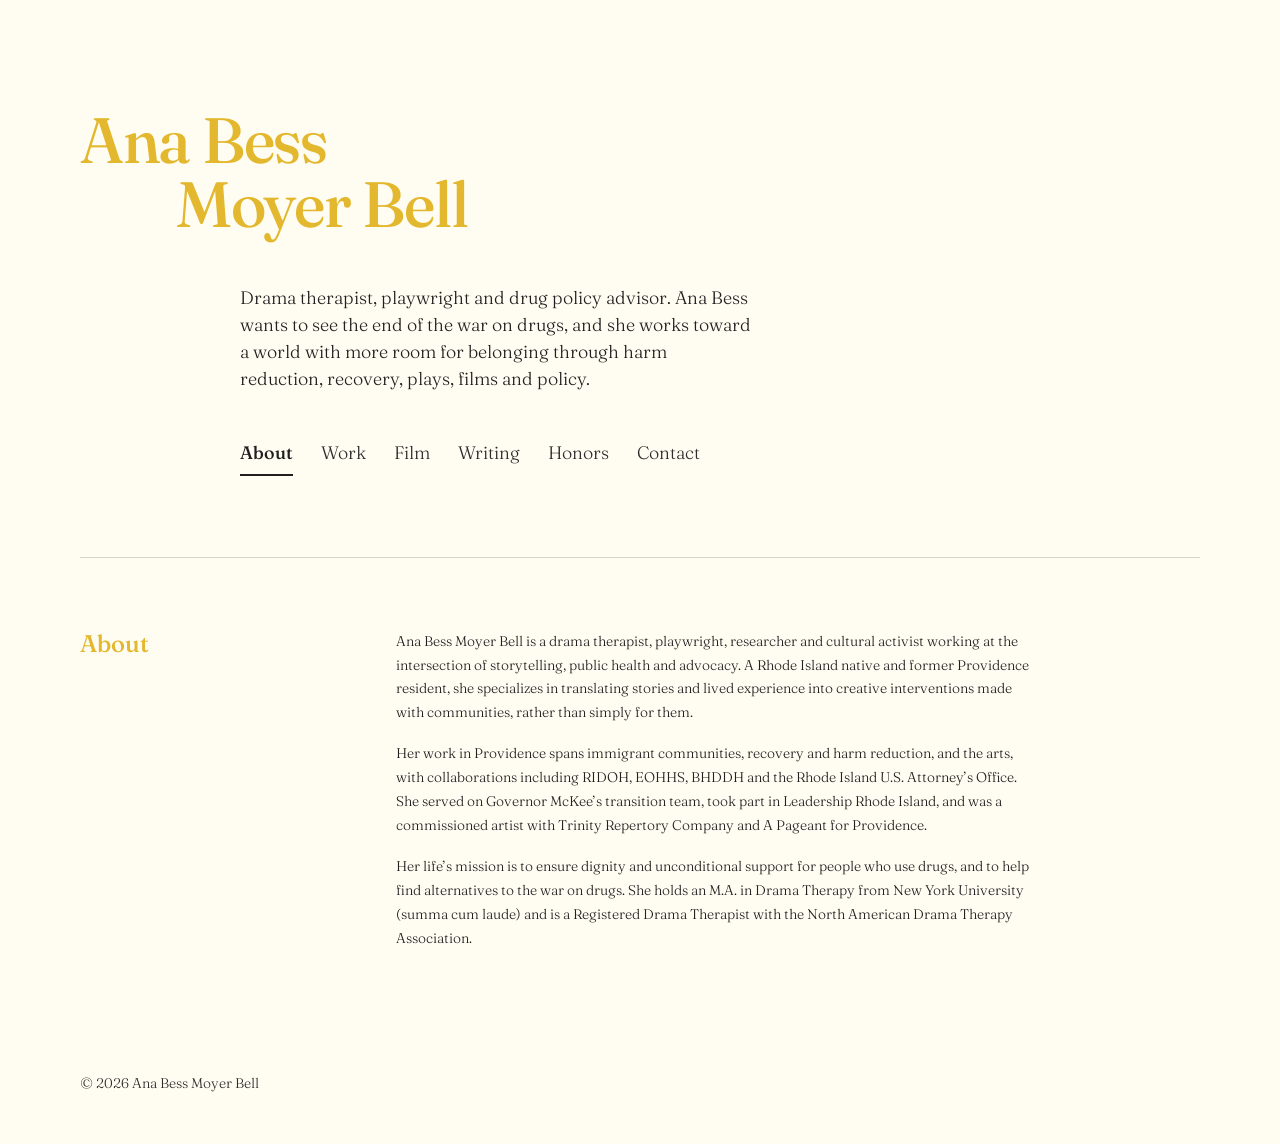
<file: index.html>
<!DOCTYPE html>
<html lang="en">
<head>
<meta charset="utf-8">
<meta name="viewport" content="width=device-width, initial-scale=1, viewport-fit=cover">
<title>Ana Bess Moyer Bell</title>
<link rel="preconnect" href="https://fonts.googleapis.com">
<link rel="preconnect" href="https://fonts.gstatic.com" crossorigin>
<link href="https://fonts.googleapis.com/css2?family=Fraunces:ital,opsz,wght,SOFT,WONK@0,9..144,200..800,0..100,0..1;1,9..144,200..800,0..100,0..1&display=swap" rel="stylesheet">
<style>
:root{
  --paper:#FFFDF2; --ink:#1F1F1F; --mute:#2B2B2B; --accent:#1F1F1F; --hi:#FFF0A0; --name:#E3B82E;
  color-scheme:light;
  box-sizing:border-box;
  padding-top:env(safe-area-inset-top,0px);
  padding-bottom:env(safe-area-inset-bottom,0px);
}
:root[data-theme="dark"]{--paper:#1A1A18;--ink:#F4F1E2;--mute:#DAD6C4;--accent:#F4F1E2;--hi:#4F4208;--name:#F2CF5C;color-scheme:dark}
*,*::before,*::after{box-sizing:inherit}
html{scroll-padding-top:env(safe-area-inset-top,0px);scroll-behavior:smooth}
body{
  margin:0;background:var(--paper);color:var(--ink);
  font-family:"Fraunces",Georgia,"Times New Roman",serif;
  font-optical-sizing:auto;font-style:normal;
  font-variation-settings:"WONK" 0;
  font-size:14px;font-weight:300;line-height:1.7;
  padding:0 clamp(1.25rem,5vw,4rem);
}
a{color:var(--accent);text-decoration-thickness:1px;text-underline-offset:.2em}
a:hover{background:var(--hi);color:var(--ink)}
a:focus-visible{outline:2px solid var(--accent);outline-offset:3px}
main{max-width:70rem;margin:0 auto}

.hero{padding:clamp(3rem,12vh,8rem) 0 clamp(3rem,9vh,6rem)}
h1{
  margin:0;font-weight:500;line-height:1;letter-spacing:-.02em;color:var(--name);
  font-size:min(64px,13.5vw);
  font-variation-settings:"WONK" 1;
}
em{font-style:normal}
h1 span{display:block}
h1 .l2{padding-left:clamp(.5rem,8vw,6rem)}
.lede{
  max-width:32rem;margin:3rem 0 0 clamp(0rem,13vw,10rem);
  font-size:18px;font-weight:300;line-height:1.5;font-variation-settings:"WONK" 0;
}
.go{margin:2.5rem 0 0 clamp(0rem,13vw,10rem);max-width:32rem;color:var(--mute)}

section{padding:clamp(3rem,8vh,5.5rem) 0;border-top:1px solid color-mix(in srgb,var(--ink) 18%,transparent)}
h2{
  margin:0 0 2rem;font-weight:500;font-style:normal;font-size:24px;color:var(--name);
  line-height:1.2;font-variation-settings:"WONK" 1;
}
.cols{display:grid;grid-template-columns:minmax(0,1fr);gap:2rem}
@media (min-width:52rem){.cols{grid-template-columns:minmax(9rem,1fr) minmax(0,3fr);gap:3rem}}
.cols h2{margin:0}
.body{max-width:40rem}
.body p{margin:0 0 1.25em}
.note{color:var(--mute)}

section.cols[hidden]{display:none}
.tabs{display:flex;flex-wrap:wrap;gap:.25rem 1.75rem}
.tabs button{
  font:inherit;font-size:18px;font-weight:300;font-variation-settings:"WONK" 0;
  background:none;border:0;border-bottom:2px solid transparent;border-radius:0;
  padding:.35rem 0;color:var(--mute);cursor:pointer;
}
.tabs button:hover{color:var(--ink)}
.tabs button[aria-selected="true"]{color:var(--ink);font-weight:500;border-bottom-color:var(--accent)}
.tabs button:focus-visible{outline:2px solid var(--accent);outline-offset:4px}
.work h3{margin:0 0 .35rem;font-weight:300;font-size:18px;line-height:1.3;font-variation-settings:"WONK" 0}
.video{position:relative;width:100%;max-width:560px;aspect-ratio:16/9;margin:1rem 0 .75rem}
.video iframe{position:absolute;inset:0;width:100%;height:100%;border:0}
.work article{margin:0 0 3rem}
.work article:last-child{margin-bottom:0}
.work p{margin:0 0 1em}
.where{color:var(--mute);margin-bottom:.7rem}

.list{list-style:none;margin:0;padding:0;max-width:none}
.list li{display:grid;grid-template-columns:4.5rem minmax(0,1fr);gap:1rem;padding:.9rem 0}
.list li+li{border-top:1px dotted color-mix(in srgb,var(--ink) 30%,transparent)}
.list time{color:var(--mute);font-variant-numeric:oldstyle-nums}
.list em{color:var(--mute)}
.list+.list{margin-top:2rem}

.mail{font-size:24px;font-weight:500;line-height:1.2;font-variation-settings:"WONK" 1;word-break:break-word}
footer{max-width:70rem;margin:0 auto;padding:2rem 0 3rem;color:var(--mute)}
@media (prefers-reduced-motion:reduce){html{scroll-behavior:auto}}
</style>
</head>
<body>
<main>
  <header class="hero">
    <h1 id="name" aria-label="Ana Bess Moyer Bell"><span class="l1">Ana Bess</span><span class="l2">Moyer Bell</span></h1>
    <p class="lede">Drama therapist, playwright and drug policy advisor. Ana Bess wants to see the end of the war on drugs, and she works toward a world with more room for belonging through harm reduction, recovery, plays, films and policy.</p>
    <div class="go tabs" role="tablist" aria-label="Sections">
      <button type="button" role="tab" id="tab-about" aria-controls="about">About</button>
      <button type="button" role="tab" id="tab-work" aria-controls="work">Work</button>
      <button type="button" role="tab" id="tab-film" aria-controls="film">Film</button>
      <button type="button" role="tab" id="tab-writing" aria-controls="writing">Writing</button>
      <button type="button" role="tab" id="tab-honors" aria-controls="honors">Honors</button>
      <button type="button" role="tab" id="tab-contact" aria-controls="contact">Contact</button>
    </div>
  </header>

  <section id="work" class="cols" role="tabpanel" aria-labelledby="tab-work">
    <h2>Work</h2>
    <div class="body work">
      <article>
        <h3>Creative Pathways at the Genesis Center</h3>
        <div class="where">Co-creator, with the Rhode Island Department of Human Services, 2024 to present [confirm her role and organization]</div>
        <p>In 2024, a colleague at the Rhode Island Department of Human Services asked Ana Bess to help build a program for newly arrived Rhode Islanders living below the poverty line. Having worked with immigrants and refugees at home and abroad, she said yes. Two years on, it brings together English language learning, creative writing, visual arts and drama therapy.</p>
        <p>The program’s showcase this year, “Recipes for Belonging,” celebrates the creativity and stories of some of Rhode Island’s newest neighbors. It’s a beautifully universal theme, and a reminder of how much we have in common. [Add date, time and place.]</p>
      </article>
      <article>
        <h3>2nd Act</h3>
        <div class="where">Executive Director, 2021 to [confirm end date; she was the outgoing director in May 2024]</div>
        <p>Ana Bess brought two nonprofits, Improbable Players and COAAST, together as one, then rebuilt its operations, brand and programming around evidence, equity and a trauma-informed, recovery-friendly workplace. Grant funding and the donor base grew, public health campaigns created new revenue, and the organization won state funding.</p>
        <p>She founded COAAST in 2016. It used drama therapy and applied theater to prevent overdose with students, health professionals and people in recovery, in partnership with the Rhode Island Department of Health and NYU’s Theatre and Health Lab.</p>
      </article>
      <article>
        <h3>Office of the Governor, Rhode Island</h3>
        <div class="where">Senior Advisor on substance use treatment, recovery and harm reduction, 2021 to [confirm]</div>
        <p>Ana Bess helped pass the nation’s first Overdose Prevention Site pilot bill, sits on the committee that wrote the medical regulations for the harm reduction centers, and helped end a statewide naloxone shortage in 2021. She is now advocating for better wages and support for the peer recovery workforce.</p>
      </article>
      <article>
        <h3>Plays and film</h3>
        <div class="where">Playwright</div>
        <p><em>Four Legs to Stand On</em> toured schools and campuses across New England, followed by talkbacks with the audience. <em>Resurfacing</em>, co-written with Annie Brewster and Jonathan Adler, was performed around Boston in 2018 and 2019. In 2018, Trinity Repertory Company commissioned her to workshop a new play about the drug war, PTSD, mass incarceration and recovery. In 2023, she took the pilot of a TV short series on the history of harm reduction to New York Stage and Film. She was also a commissioned artist with A Pageant for Providence.</p>
      </article>
      <article>
        <h3>Clinical work</h3>
        <div class="where">Drama therapist, 2014 onward</div>
        <p>Ana Bess has worked with people in grief, trauma and addiction in homeless shelters, a veterans’ hospital, community health centers and San Quentin prison. She has run drama therapy groups with migrant and refugee teens in Rhode Island, and an art therapy camp for refugee teens in Eastern Ukraine.</p>
      </article>
    </div>
  </section>

  <section id="film" class="cols" role="tabpanel" aria-labelledby="tab-film">
    <h2>Film</h2>
    <div class="body work">
      <article>
        <h3>Carry On, Cleveland</h3>
        <div class="where">2nd Act [add year and confirm her role]</div>
        <p>A short film for a naloxone campaign in Cuyahoga County, Ohio, partly funded by the county’s ADAHMS Board.</p>
        <div class="video"><iframe src="https://www.youtube.com/embed/sMnaaisJdAw?si=dtEFEN8u-b_BI4oL" title="Carry On, Cleveland" loading="lazy" allow="accelerometer; autoplay; clipboard-write; encrypted-media; gyroscope; picture-in-picture; web-share" referrerpolicy="strict-origin-when-cross-origin" allowfullscreen></iframe></div>
        <p><a href="https://www.youtube.com/watch?v=sMnaaisJdAw">Watch on YouTube</a></p>
      </article>
      <article>
        <h3>Saving Our Lives</h3>
        <div class="where">2nd Act, 2023</div>
        <p>A public service announcement about naloxone. It follows one man through loss and disconnection, and shows how creativity gives him hope.</p>
        <div class="video"><iframe src="https://www.youtube.com/embed/FhQ91yRtE7g?si=J36Vs2xizJHYDtlX" title="Saving Our Lives" loading="lazy" allow="accelerometer; autoplay; clipboard-write; encrypted-media; gyroscope; picture-in-picture; web-share" referrerpolicy="strict-origin-when-cross-origin" allowfullscreen></iframe></div>
        <p><a href="https://www.youtube.com/watch?v=FhQ91yRtE7g">Watch on YouTube</a></p>
      </article>
      <article>
        <h3>For the Ones We Love</h3>
        <div class="where">“Naloxone Is an Act of Love,” 2nd Act [add year]</div>
        <p>A short narrative film about how naloxone can save a life and be an act of love between friends, made for 18 to 25 year olds and featuring 2nd Act’s actors in recovery. Ana Bess shaped the concept with Geoff Capraro of Brown Emergency Medicine and a team of student interns, and the film was produced with JaiCG Public Relations. The campaign was supported by the New England Addiction Technology Transfer Center at the Brown University School of Public Health.</p>
        <div class="video"><iframe src="https://www.youtube.com/embed/54Qam_YW0P0?si=HVKSCQoO-sp6D6Io" title="For the Ones We Love" loading="lazy" allow="accelerometer; autoplay; clipboard-write; encrypted-media; gyroscope; picture-in-picture; web-share" referrerpolicy="strict-origin-when-cross-origin" allowfullscreen></iframe></div>
        <p><a href="https://www.youtube.com/watch?v=54Qam_YW0P0">Watch on YouTube</a></p>
      </article>
      <p class="note">[Add the year and her exact role on each film.]</p>
    </div>
  </section>

  <section id="writing" class="cols" role="tabpanel" aria-labelledby="tab-writing">
    <h2>Writing</h2>
    <ul class="list body">
      <li><time>2023</time><span>Therapeutic theatre reduces stigma, facilitates grieving, and desire to take social action to address the opioid epidemic <em>(working title, forthcoming)</em></span></li>
      <li><time>2021</time><span>Recovery capital and collaborative theatre making: how actors in recovery from substance addiction value their participation in addiction prevention plays, <em>Research in Drama Education</em></span></li>
      <li><time>2021</time><span>Participatory arts: a global focus on empowerment opportunities for vulnerable youth populations, <em>The Cambridge Handbook of Community Empowerment</em></span></li>
    </ul>
  </section>

  <section id="honors" class="cols" role="tabpanel" aria-labelledby="tab-honors">
    <h2>Honors</h2>
    <div class="body">
      <ul class="list">
        <li><time>2024</time><span>William Hope Huntley Award, <em>2nd Act</em>, for her years of leadership and impact on the recovery community</span></li>
        <li><time>2023</time><span>Artist in Residence, <em>New York Stage and Film</em></span></li>
        <li><time>2019</time><span>Wild Woman of the Year, <em>Domestic Violence Resource Center, South Kingstown, RI</em></span></li>
        <li><time>2018</time><span>Hall of Fame Humanitarian Award, <em>City of Pawtucket, RI</em></span></li>
        <li><time>2018</time><span>Innovator-in-Residence, <em>Rocky Hill School</em></span></li>
        <li><time>2018</time><span>New Play Workshop, <em>Trinity Repertory Company</em></span></li>
        <li><time>2016</time><span>Best Oral Presentation, <em>NYU Research and Scholarship Showcase</em></span></li>
      </ul>
      <p class="note" style="margin-top:1.5rem">[Add anything since 2024.]</p>
    </div>
  </section>

  <section id="about" class="cols" role="tabpanel" aria-labelledby="tab-about">
    <h2>About</h2>
    <div class="body">
      <p>Ana Bess Moyer Bell is a drama therapist, playwright, researcher and cultural activist working at the intersection of storytelling, public health and advocacy. A Rhode Island native and former Providence resident, she specializes in translating stories and lived experience into creative interventions made with communities, rather than simply for them.</p>
      <p>Her work in Providence spans immigrant communities, recovery and harm reduction, and the arts, with collaborations including RIDOH, EOHHS, BHDDH and the Rhode Island U.S. Attorney’s Office. She served on Governor McKee’s transition team, took part in Leadership Rhode Island, and was a commissioned artist with Trinity Repertory Company and A Pageant for Providence.</p>
      <p>Her life’s mission is to ensure dignity and unconditional support for people who use drugs, and to help find alternatives to the war on drugs. She holds an M.A. in Drama Therapy from New York University (summa cum laude) and is a Registered Drama Therapist with the North American Drama Therapy Association.</p>
    </div>
  </section>

  <section id="contact" class="cols" role="tabpanel" aria-labelledby="tab-contact">
    <h2>Contact</h2>
    <div class="body">
      <p class="mail"><a href="mailto:hello@example.com">[public email]</a></p>
      <p>For speaking engagements, group facilitation, consulting, collaboration, press, or a good question.</p>
    </div>
  </section>
</main>
<footer>© 2026 Ana Bess Moyer Bell</footer>

<script>
(function(){
  var tabs=[].slice.call(document.querySelectorAll('[role="tab"]'));
  var panels=tabs.map(function(t){return document.getElementById(t.getAttribute('aria-controls'))});
  function show(i,focus){
    tabs.forEach(function(t,j){
      var on=i===j;
      t.setAttribute('aria-selected',on?'true':'false');
      t.tabIndex=on?0:-1;
      panels[j].hidden=!on;
    });
    if(focus)tabs[i].focus();
    try{history.replaceState(null,'','#'+panels[i].id)}catch(e){}
  }
  tabs.forEach(function(t,i){
    t.addEventListener('click',function(){show(i)});
    t.addEventListener('keydown',function(e){
      var n=null;
      if(e.key==='ArrowRight')n=(i+1)%tabs.length;
      else if(e.key==='ArrowLeft')n=(i-1+tabs.length)%tabs.length;
      else if(e.key==='Home')n=0;
      else if(e.key==='End')n=tabs.length-1;
      if(n!==null){e.preventDefault();show(n,true)}
    });
  });
  var start=0;
  try{var id=location.hash.slice(1);panels.forEach(function(p,j){if(p.id===id)start=j})}catch(e){}
  show(start);
})();
</script>
</body>
</html>
</file>
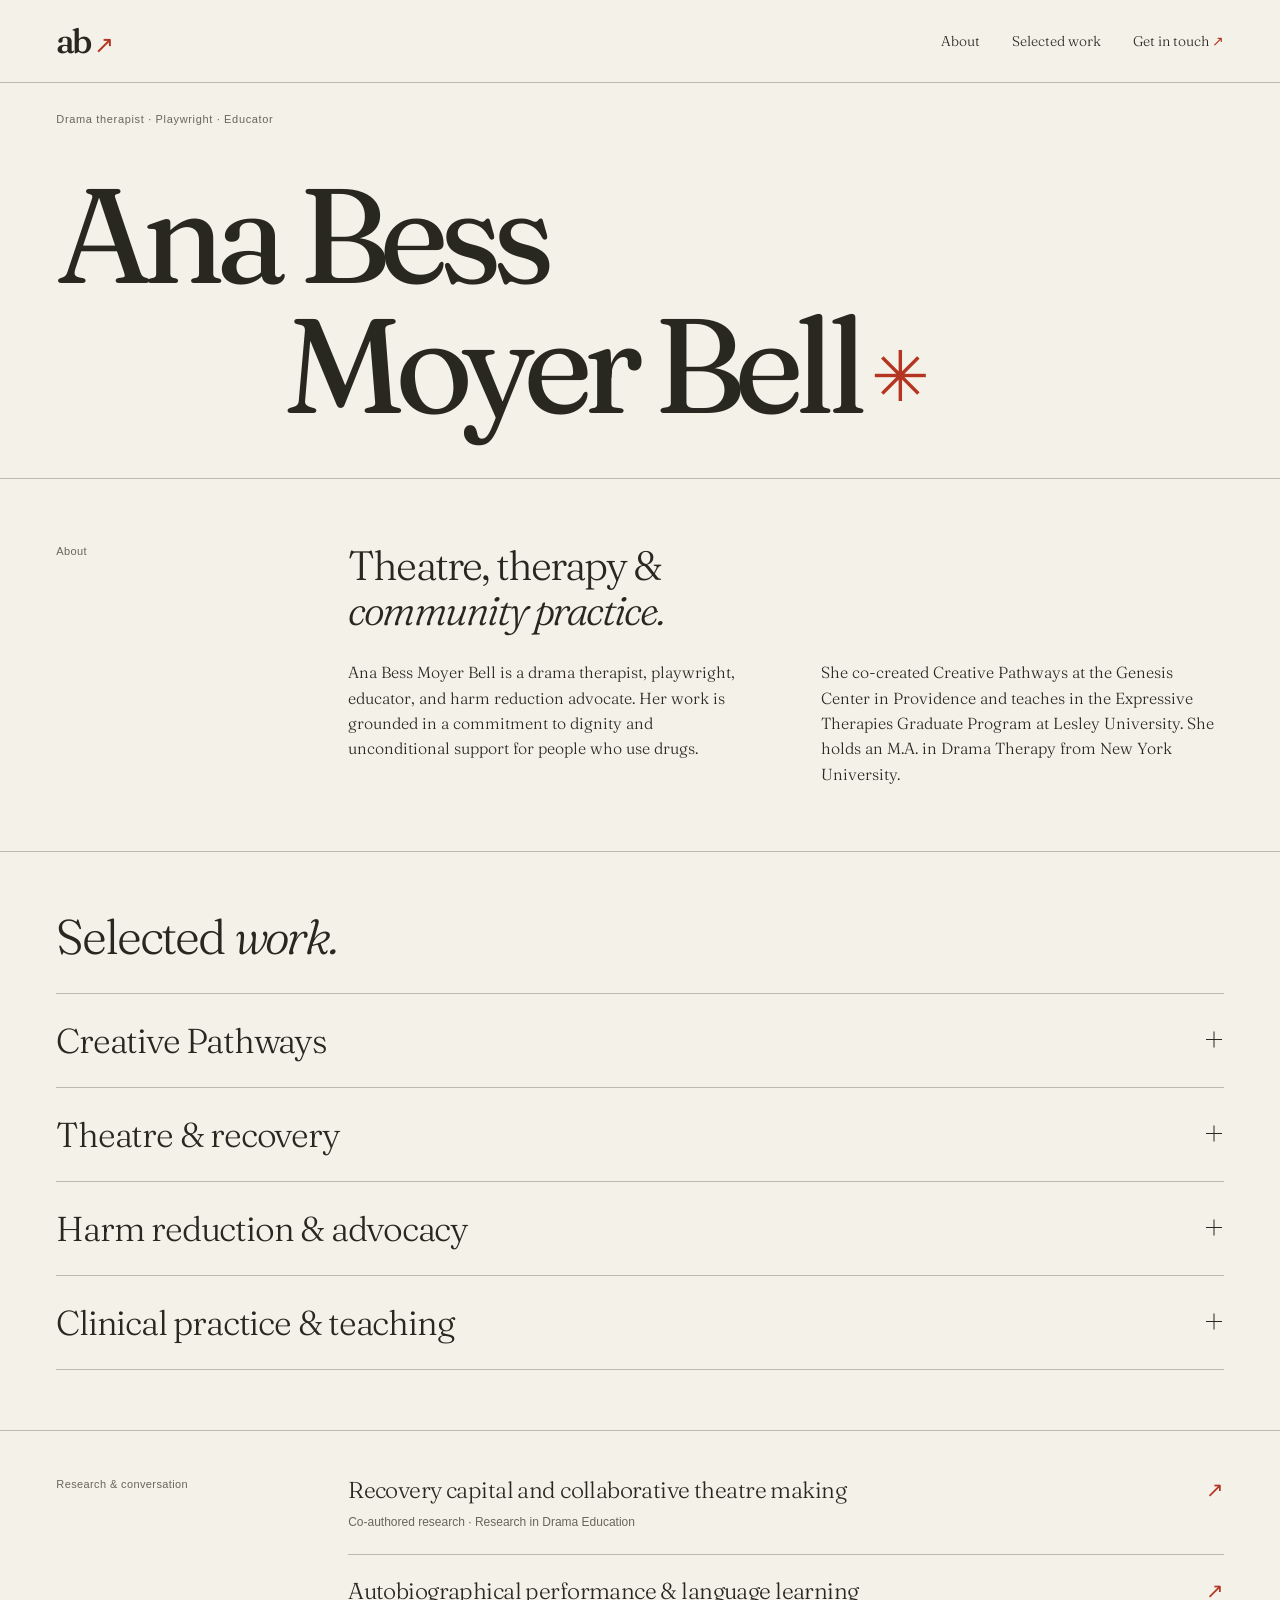
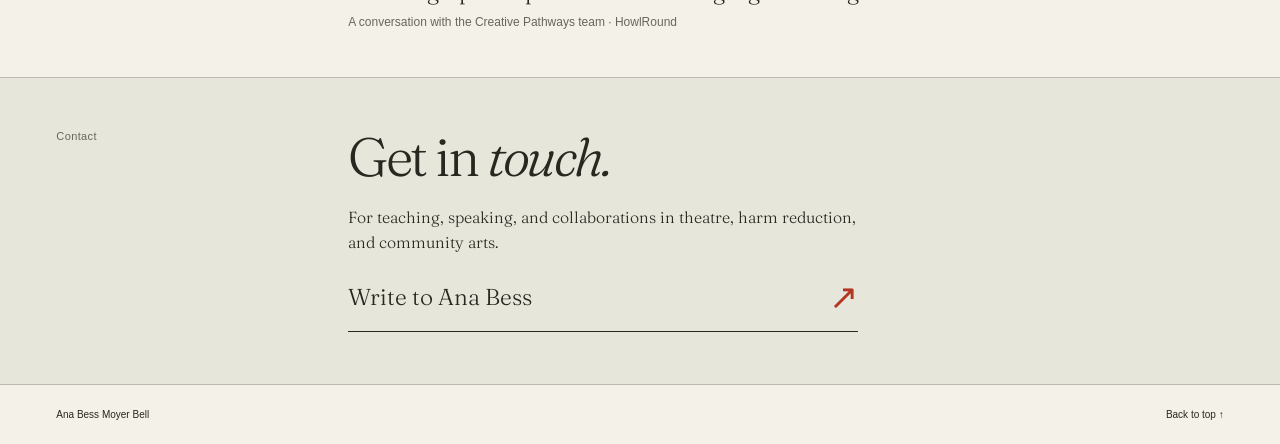
<file: version-b/index.html>
<!doctype html>
<html lang="en"><head><meta charset="utf-8"><meta name="viewport" content="width=device-width, initial-scale=1"><meta name="theme-color" content="#f4f1e9"><title>Ana Bess Moyer Bell — Theatre, care & collective change</title><meta name="description" content="Ana Bess Moyer Bell is a drama therapist, playwright, educator, and harm reduction advocate working at the intersection of theatre, care, and collective change."><link rel="stylesheet" href="fonts.css"><link rel="stylesheet" href="style.css"><link rel="icon" href="favicon.svg" type="image/svg+xml"></head>
<body><a class="skip" href="#main">Skip to content</a><header><a class="monogram" href="#" aria-label="Ana Bess Moyer Bell, home">ab<span>↗</span></a><nav aria-label="Main navigation"><a href="#about">About</a><a href="#work">Selected work</a><a href="#contact">Get in touch <span>↗</span></a></nav></header>
<main id="main"><section class="hero" aria-labelledby="name"><div class="eyebrow hero-top"><span>Drama therapist · Playwright · Educator</span></div><h1 id="name"><span>Ana Bess</span><span class="surname">Moyer Bell<span class="star" aria-hidden="true">✳</span></span></h1></section>
<section class="intro section-grid" id="about"><div class="section-label"><span>About</span></div><div class="intro-content"><h2>Theatre, therapy &<br><em>community practice.</em></h2><div class="bio-grid"><div><p>Ana Bess Moyer Bell is a drama therapist, playwright, educator, and harm reduction advocate. Her work is grounded in a commitment to dignity and unconditional support for people who use drugs.</p></div><div><p>She co-created Creative Pathways at the Genesis Center in Providence and teaches in the Expressive Therapies Graduate Program at Lesley University. She holds an M.A. in Drama Therapy from New York University.</p></div></div></div></section>
<section class="work" id="work"><div class="section-heading"><h2>Selected <em>work.</em></h2></div>
<details name="work"><summary><h3>Creative Pathways</h3><span class="toggle" aria-hidden="true"></span></summary><div class="work-body"><p>Co-created in 2024 at the Genesis Center in Providence, Creative Pathways brings together English language learning, creative writing, visual arts, and drama therapy for newly arrived Rhode Islanders. Its “Recipes for Belonging” theme celebrates food, memory, and community connection.</p><a class="text-link" href="https://howlround.com/commons/ana-bess-moyer-bell" target="_blank" rel="noreferrer">The Creative Pathways conversation <span>↗</span></a></div></details>
<details name="work"><summary><h3>Theatre & recovery</h3><span class="toggle" aria-hidden="true"></span></summary><div class="work-body"><p>Ana Bess founded COAAST in 2016 and later helped bring COAAST and Improbable Players together as 2nd Act. Her work has included therapeutic theatre, education for healthcare professionals, and public health films that challenge stigma around substance use.</p><a class="text-link" href="https://www.weare2ndact.org/digital" target="_blank" rel="noreferrer">Public health films <span>↗</span></a></div></details>
<details name="work"><summary><h3>Harm reduction & advocacy</h3><span class="toggle" aria-hidden="true"></span></summary><div class="work-body"><p>Working alongside people with lived experience, public health leaders, and elected officials, Ana Bess has advocated for drug policy reform. Her work in Rhode Island has included support for overdose prevention sites, naloxone access, and the peer recovery workforce.</p></div></details>
<details name="work"><summary><h3>Clinical practice & teaching</h3><span class="toggle" aria-hidden="true"></span></summary><div class="work-body"><p>Her clinical experience includes work with trauma, grief, substance use, and chronic illness. She brings that experience to community programs and her teaching in the Expressive Therapies Graduate Program at Lesley University.</p><a class="text-link" href="https://www.psychologytoday.com/us/therapists/ana-bess-moyer-bell-providence-ri/1421526" target="_blank" rel="noreferrer">Clinical profile <span>↗</span></a></div></details></section>
<section class="research section-grid" id="research"><span class="section-label">Research & conversation</span><div><a class="publication" href="https://doi.org/10.1080/13569783.2021.1949973" target="_blank" rel="noreferrer"><h3>Recovery capital and collaborative theatre making <span>↗</span></h3><p>Co-authored research · Research in Drama Education</p></a><a class="publication" href="https://howlround.com/commons/ana-bess-moyer-bell" target="_blank" rel="noreferrer"><h3>Autobiographical performance & language learning <span>↗</span></h3><p>A conversation with the Creative Pathways team · HowlRound</p></a></div></section>
<section class="contact section-grid" id="contact"><span class="section-label">Contact</span><div><h2>Get in <em>touch.</em></h2><p>For teaching, speaking, and collaborations in theatre, harm reduction, and community arts.</p><a class="contact-link" href="mailto:bessqueen@gmail.com">Write to Ana Bess <span>↗</span></a></div></section></main><footer><a href="#">Ana Bess Moyer Bell</a><a href="#">Back to top ↑</a></footer></body></html>
</file>
<file: version-b/fonts.css>
@font-face {
  font-family: 'Fraunces';
  font-style: italic;
  font-weight: 300;
  font-display: swap;
  src: url(assets/fraunces-0.ttf) format('truetype');
}
@font-face {
  font-family: 'Fraunces';
  font-style: italic;
  font-weight: 400;
  font-display: swap;
  src: url(assets/fraunces-1.ttf) format('truetype');
}
@font-face {
  font-family: 'Fraunces';
  font-style: normal;
  font-weight: 300;
  font-display: swap;
  src: url(assets/fraunces-2.ttf) format('truetype');
}
@font-face {
  font-family: 'Fraunces';
  font-style: normal;
  font-weight: 400;
  font-display: swap;
  src: url(assets/fraunces-3.ttf) format('truetype');
}
@font-face {
  font-family: 'Fraunces';
  font-style: normal;
  font-weight: 500;
  font-display: swap;
  src: url(assets/fraunces-4.ttf) format('truetype');
}
</file>
<file: version-b/style.css>
:root{--paper:#f4f1e9;--ink:#282720;--red:#b43622;--line:#bcb9ae;--muted:#69665d;--serif:'Fraunces',Georgia,serif}*{box-sizing:border-box}html{scroll-behavior:smooth;scroll-padding-top:35px}body{margin:0;background:var(--paper);color:var(--ink);font-family:var(--serif);font-weight:300;-webkit-font-smoothing:antialiased}a{color:inherit;text-decoration:none}a:focus-visible,summary:focus-visible{outline:2px solid var(--red);outline-offset:7px}::selection{background:#e5c0ad}header,main,footer{max-width:1600px;margin:auto}header{padding:26px 4.4%;display:flex;justify-content:space-between;align-items:center;border-bottom:1px solid var(--line)}.monogram{font-size:34px;font-weight:500;letter-spacing:-3px}.monogram span{color:var(--red);font-size:24px;padding-left:5px}nav{display:flex;gap:32px;font-size:14px}nav a:hover,.text-link:hover,footer a:hover{color:var(--red)}nav span{color:var(--red)}.hero{padding:28px 4.4% 46px;border-bottom:1px solid var(--line)}.eyebrow,.section-label,.section-note,.index-note,.work-number,.work-type,.project-tag,.small,.pub-meta,.publication-footer,footer{font-family:Arial,sans-serif;font-size:11px;line-height:1.5;font-weight:400}.hero-top{display:flex;justify-content:space-between;letter-spacing:.06em}.hero-top span:last-child{color:var(--muted)}h1,h2,h3,h4,p{margin:0}h1{font-size:clamp(84px,12.1vw,184px);font-weight:400;line-height:.93;letter-spacing:-.075em;margin:51px 0 47px}h1>span{display:block}.surname{margin-left:19.5%;white-space:nowrap}.star{display:inline-block;font-family:Georgia,serif;color:var(--red);font-weight:400;font-size:.52em;vertical-align:18%;margin-left:.18em;letter-spacing:0}.hero-bottom{display:grid;grid-template-columns:1fr 2fr 44px;align-items:end}.section-note{color:var(--muted)}.hero-bottom p{font-size:clamp(23px,2.9vw,41px);line-height:1.16;letter-spacing:-.025em}.down{font-size:34px;text-align:right;color:var(--red)}em{font-weight:300}.section-grid{display:grid;grid-template-columns:25% 75%;padding:80px 4.4%;border-bottom:1px solid var(--line)}.section-label{display:block;font-size:11px;letter-spacing:.035em}.intro .section-label{display:flex;flex-direction:column;gap:28px}.red-dot{width:12px;height:12px;border-radius:50%;background:var(--red)}h2{font-size:clamp(34px,4vw,58px);line-height:1.09;letter-spacing:-.045em;font-weight:300}.bio-grid{display:grid;grid-template-columns:1.15fr 1fr;gap:7%;margin-top:34px}p{font-size:17px;line-height:1.58}p+p{margin-top:20px}.small{color:var(--muted);font-size:12px;line-height:1.6}.text-link{display:inline-flex;gap:30px;border-bottom:1px solid currentColor;padding:6px 0;font-size:14px;margin-top:22px}.text-link span{color:var(--red)}.work{padding:70px 4.4% 72px;border-bottom:1px solid var(--line)}.section-heading{display:grid;grid-template-columns:25% 60% 15%;align-items:start;margin-bottom:40px}.index-note{color:var(--muted);text-align:right;align-self:end}details{border-top:1px solid var(--line)}details:last-child{border-bottom:1px solid var(--line)}summary{list-style:none;display:grid;grid-template-columns:6% 58% 30% 6%;align-items:center;padding:25px 0;cursor:pointer;gap:0}summary::-webkit-details-marker{display:none}summary:hover h3{color:var(--red)}summary h3{font-size:clamp(22px,2.7vw,38px);font-weight:300;letter-spacing:-.035em}.work-number{color:var(--red)}.work-type{color:var(--muted);font-size:10px}.toggle{justify-self:end;width:20px;height:20px;position:relative}.toggle:before,.toggle:after{content:'';position:absolute;width:16px;height:1px;background:var(--ink);top:9px;left:2px}.toggle:after{transform:rotate(90deg)}details[open] .toggle:after{transform:rotate(0)}.work-body{display:grid;grid-template-columns:34% 1fr;gap:8%;padding:5px 6% 42px}.project-tag{font-size:10px;letter-spacing:.04em;text-transform:uppercase}.recipe-art{margin-top:17px;background:#e4e6d6;padding:25px 25px 19px;position:relative;min-height:260px;transform:rotate(-2deg);max-width:300px}.recipe-art>span{font-size:42px;line-height:.95;letter-spacing:-.04em}.recipe-art em{color:var(--red)}.recipe-art i{display:block;max-width:175px;font-size:11px;line-height:1.4;margin-top:24px}.recipe-art b{position:absolute;bottom:19px;right:20px;font-size:30px;font-weight:300;color:var(--red)}h4{font-size:26px;line-height:1.2;font-weight:300;letter-spacing:-.025em;margin:5px 0 18px}.work-body p{font-size:16px}.aside-copy{font-style:italic;font-size:26px!important;line-height:1.25;margin-top:20px;max-width:240px}.research h2{margin-bottom:35px}.publication{display:block;padding:24px 0;border-top:1px solid var(--line)}.publication h3{font-size:28px;font-weight:300;line-height:1.16;letter-spacing:-.025em;margin:12px 0}.publication p{font-size:15px;max-width:600px}.pub-meta{color:var(--muted);font-size:10px;letter-spacing:.03em}.publication-footer{display:flex;justify-content:space-between;margin-top:20px;font-size:11px}.publication-footer span{font-size:24px;color:var(--red)}.publication:hover h3{color:var(--red)}.contact{background:#e6e6da;padding-top:65px;padding-bottom:70px}.contact h2{font-size:clamp(40px,5.2vw,75px)}.contact p{max-width:510px;margin-top:25px;font-size:16px}.contact-link{display:flex;justify-content:space-between;align-items:center;max-width:510px;font-size:25px;border-bottom:1px solid var(--ink);padding:22px 0 13px}.contact-link span{color:var(--red);font-size:35px}.contact-link:hover{color:var(--red)}footer{padding:25px 4.4%;display:flex;justify-content:space-between;gap:20px;font-size:10px}.skip{position:absolute;top:-70px;left:10px;padding:10px;background:var(--paper);z-index:5}.skip:focus{top:10px}@media(min-width:1600px){header,main,footer{border-left:1px solid var(--line);border-right:1px solid var(--line)}}@media(max-width:700px){header{padding:17px 6%}nav{gap:17px;font-size:12px}nav a:nth-child(3){display:none}.monogram{font-size:30px}.hero{padding:23px 6% 32px}.hero-top{font-size:9px;letter-spacing:0}.hero-top span:last-child{display:none}h1{font-size:clamp(65px,14.3vw,100px);margin:47px 0 36px;letter-spacing:-.065em}.surname{margin-left:7%}.star{margin-left:.1em;font-size:.42em}.hero-bottom{grid-template-columns:1fr 27px}.hero-bottom .section-note{display:none}.hero-bottom p{font-size:26px}.section-grid{grid-template-columns:1fr;gap:30px;padding:45px 6%}.intro .section-label{flex-direction:row;justify-content:space-between;align-items:center}.red-dot{width:8px;height:8px}h2{font-size:36px}.bio-grid{grid-template-columns:1fr;gap:25px;margin-top:25px}.bio-grid p{font-size:16px}.bio-grid .small{font-size:12px}.work{padding:45px 6%}.section-heading{grid-template-columns:1fr;gap:25px;margin-bottom:30px}.index-note{display:none}summary{grid-template-columns:8% 86% 6%;padding:22px 0}summary h3{font-size:25px}.work-type{display:none}.work-body{grid-template-columns:1fr;gap:25px;padding:0 8% 30px}.recipe-art{min-height:220px;max-width:265px}.recipe-art>span{font-size:38px}.project-aside .aside-copy{display:none}h4{font-size:24px}.publication h3{font-size:25px}.contact h2{font-size:45px}.contact-link{font-size:24px}footer{padding:23px 6%;font-size:9px;flex-wrap:wrap}footer>span{display:none}}@media(prefers-reduced-motion:reduce){html{scroll-behavior:auto}}
/* A quieter hierarchy within the original editorial layout. */
header{padding-top:20px;padding-bottom:20px}nav{gap:32px}.hero{padding-top:28px;padding-bottom:48px}.hero-top{font-size:11px}h1{font-size:clamp(84px,10.5vw,160px);margin-top:42px;margin-bottom:0;line-height:.97}.section-grid{padding-top:64px;padding-bottom:64px}.section-label{color:var(--muted)}.intro h2{font-size:clamp(32px,3.2vw,46px)}.bio-grid{margin-top:28px;gap:8%;grid-template-columns:1fr 1fr}.bio-grid p{font-size:16px}.work{padding-top:58px;padding-bottom:60px}.section-heading{display:block;margin-bottom:30px}.section-heading h2{font-size:clamp(36px,3.8vw,52px)}summary{grid-template-columns:1fr 24px;padding:25px 0}summary h3{font-size:clamp(24px,2.7vw,36px)}.work-body{display:block;max-width:710px;padding:0 0 30px 0}.work-body p{font-size:16px}.work-body .text-link{margin-top:14px}.research{padding-top:45px;padding-bottom:45px}.publication:first-child{border-top:0;padding-top:0}.publication{padding:22px 0}.publication:last-child{padding-bottom:0}.publication h3{font-size:23px;line-height:1.25;display:flex;gap:25px;justify-content:space-between;margin:0 0 8px}.publication h3 span{color:var(--red);font-size:21px;flex-shrink:0}.publication p{font-size:12px;color:var(--muted);font-family:Arial,sans-serif}.contact{padding-top:50px;padding-bottom:52px}.contact h2{font-size:clamp(40px,4.2vw,58px)}.contact p{margin-top:18px}.contact-link{font-size:23px;padding-top:20px}footer{padding-top:22px;padding-bottom:22px}@media(max-width:700px){nav a:nth-child(3){display:inline}nav{gap:20px}.hero{padding-top:24px;padding-bottom:36px}h1{font-size:clamp(65px,14.3vw,100px);margin:38px 0 0}.section-grid{padding-top:40px;padding-bottom:40px;gap:22px}.intro h2{font-size:34px}.bio-grid{grid-template-columns:1fr;gap:18px;margin-top:23px}.work{padding-top:40px;padding-bottom:40px}.section-heading{margin-bottom:23px}.section-heading h2{font-size:36px}summary{padding:22px 0;gap:14px}summary h3{font-size:25px}.work-body{padding-bottom:25px}.research{padding-top:35px;padding-bottom:35px;gap:28px}.publication h3{font-size:22px}.contact h2{font-size:42px}footer{padding-top:20px;padding-bottom:20px}}
</file>
